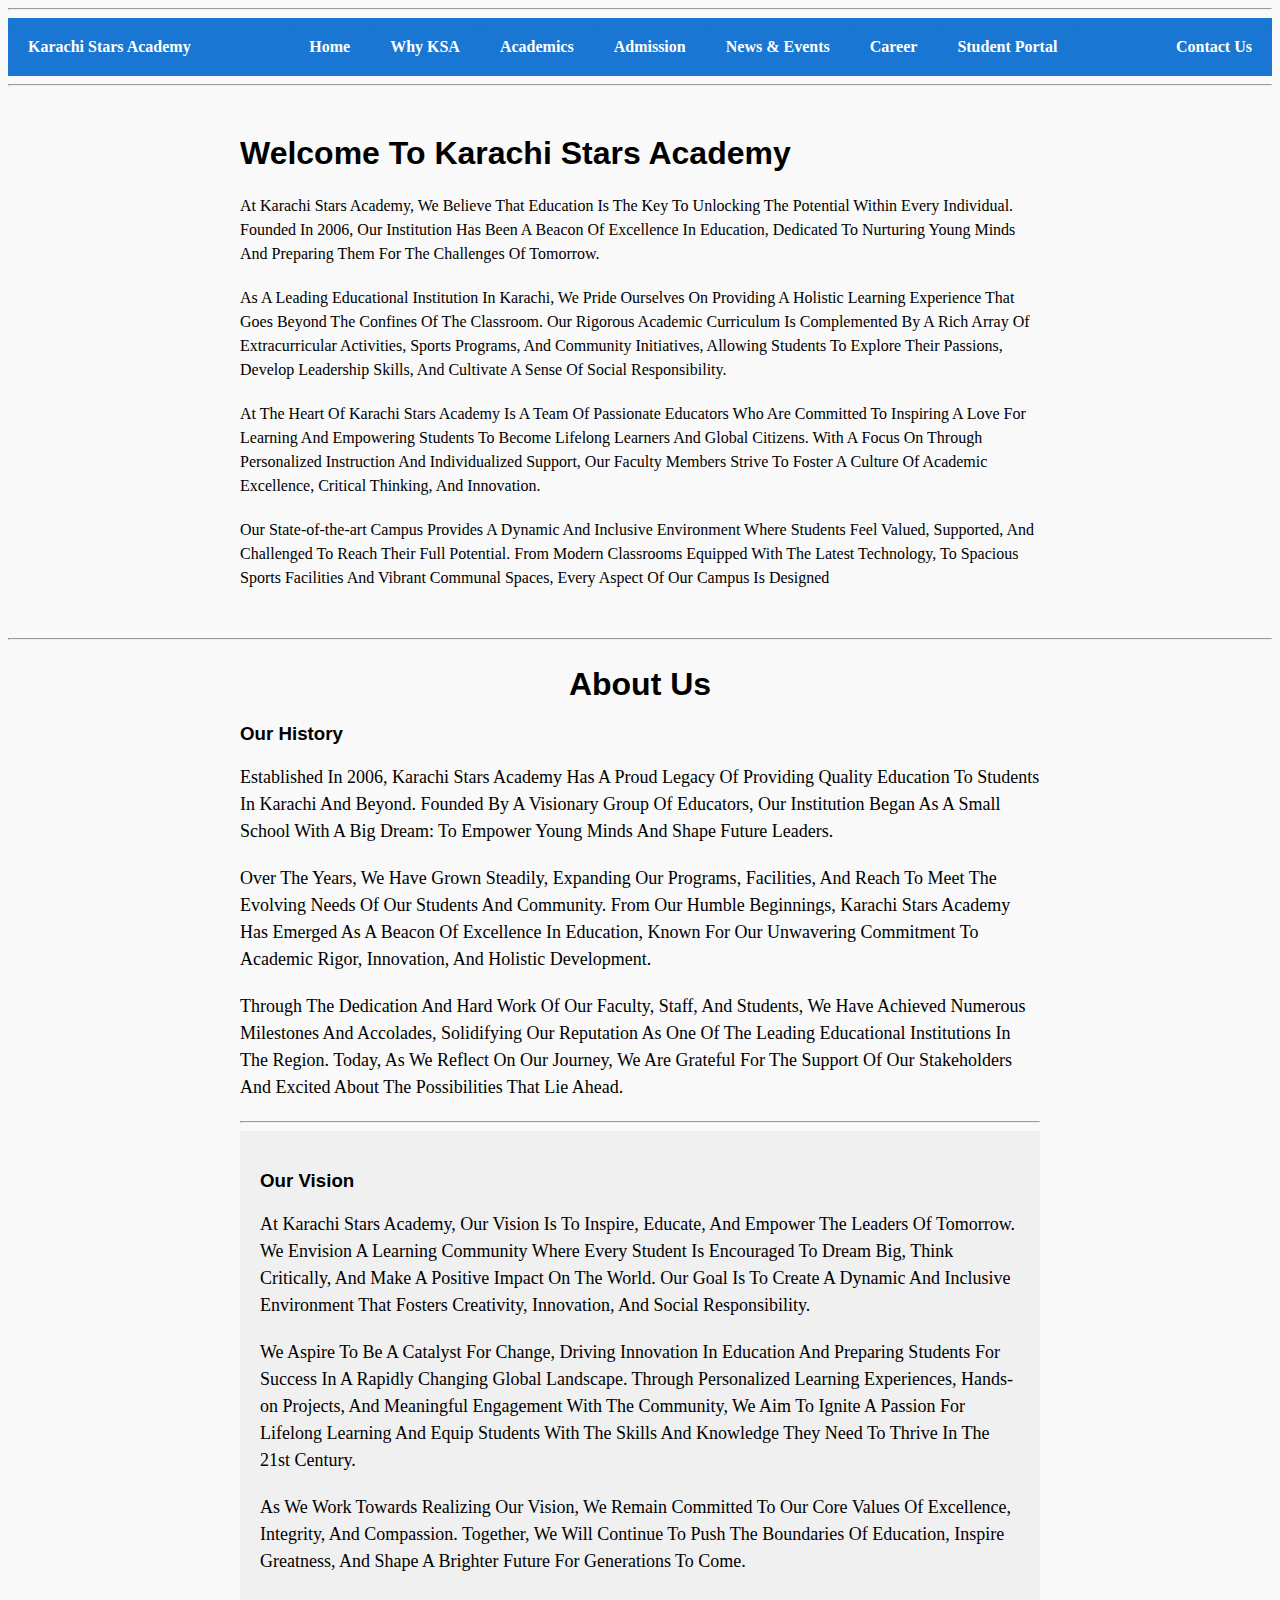
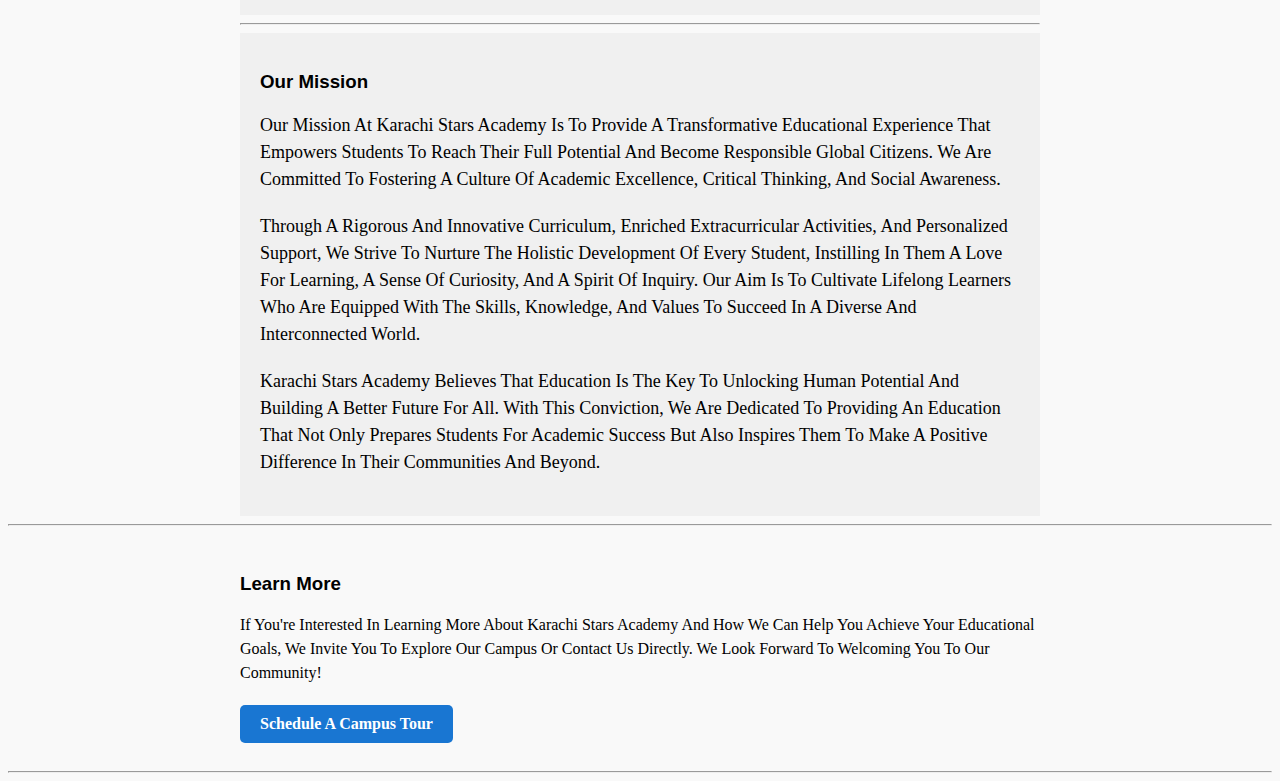
<file: Karachi Stars Academy/index.html>
<!-- <!DOCTYPE html>
<html lang="en">

<head>
  <meta charset="UTF-8">
  <meta name="viewport" content="width=device-width, initial-scale=1.0">
  <title>Karachi Stars Academy</title>
  <link rel="stylesheet" href="style.css">
  <link rel="stylesheet" media="screen" href="screen.css">
</head>

<body>
  <hr class="line1">
  <header class="navbar">
    <div class="container">
      <a href="index.html" class="brand">Karachi Stars Academy</a>
      <nav class="nav">
        <a href="index.html" class="nav-item">Home</a>
        <a href="#" class="nav-item">Why KSA</a>
        <a href="#" class="nav-item">Academics</a>
        <a href="#" class="nav-item">Admission</a>
        <a href="#" class="nav-item">News & Events</a>
        <a href="#" class="nav-item">Career</a>
        <a href="#" class="nav-item">Student Portal</a>
      </nav>
      <a href="#" class="contact-button">Contact Us</a>
    </div>

  </header>
  <hr>
  <section class="intro">
    <div class="container1">
      <h1>Welcome To Karachi Stars Academy
      </h1>
      <p>At Karachi Stars Academy, We Believe That Education Is The Key To Unlocking The Potential Within Every
        Individual. Founded In 2006, Our Institution Has Been A Beacon Of Excellence In Education, Dedicated To
        Nurturing Young Minds And Preparing Them For The Challenges Of Tomorrow.
      </p>
      <p>As A Leading Educational Institution In Karachi, We Pride Ourselves On Providing A Holistic Learning Experience
        That Goes Beyond The Confines Of The Classroom. Our Rigorous Academic Curriculum Is Complemented By A Rich Array
        Of Extracurricular Activities, Sports Programs, And Community Initiatives, Allowing Students To Explore Their
        Passions, Develop Leadership Skills, And Cultivate A Sense Of Social Responsibility.
      </p>
      <p>At The Heart Of Karachi Stars Academy Is A Team Of Passionate Educators Who Are Committed To Inspiring A Love
        For Learning And Empowering Students To Become Lifelong Learners And Global Citizens. With A Focus On Through
        Personalized Instruction And Individualized Support, Our Faculty Members Strive To Foster A Culture Of Academic
        Excellence, Critical Thinking, And Innovation.
      </p>
      <p>Our State-of-the-art Campus Provides A Dynamic And Inclusive Environment Where Students Feel Valued, Supported,
        And Challenged To Reach Their Full Potential. From Modern Classrooms Equipped With The Latest Technology, To
        Spacious Sports Facilities And Vibrant Communal Spaces, Every Aspect Of Our Campus Is Designed</p>

    </div>
  </section>
  <hr>

  <section class="about">
    <div class="container1">
      <h2>About Us</h2>
      <div class="history">
        <h3>Our History</h3>
        <p>Established In 2006, Karachi Stars Academy Has A Proud Legacy Of Providing Quality Education To Students In
          Karachi And Beyond. Founded By A Visionary Group Of Educators, Our Institution Began As A Small School With A
          Big Dream: To Empower Young Minds And Shape Future Leaders.</p>
        <p>Over The Years, We Have Grown Steadily, Expanding Our Programs, Facilities, And Reach To Meet The Evolving
          Needs Of Our Students And Community. From Our Humble Beginnings, Karachi Stars Academy Has Emerged As A Beacon
          Of Excellence In Education, Known For Our Unwavering Commitment To Academic Rigor, Innovation, And Holistic
          Development.
        </p>
        <p>Through The Dedication And Hard Work Of Our Faculty, Staff, And Students, We Have Achieved Numerous
          Milestones And Accolades, Solidifying Our Reputation As One Of The Leading Educational Institutions In The
          Region. Today, As We Reflect On Our Journey, We Are Grateful For The Support Of Our Stakeholders And Excited
          About The Possibilities That Lie Ahead.</p>
      </div>
      <hr>
      <div class="vision">
        <h3>Our Vision</h3>
        <p>At Karachi Stars Academy, Our Vision Is To Inspire, Educate, And Empower The Leaders Of Tomorrow. We Envision
          A Learning Community Where Every Student Is Encouraged To Dream Big, Think Critically, And Make A Positive
          Impact On The World. Our Goal Is To Create A Dynamic And Inclusive Environment That Fosters Creativity,
          Innovation, And Social Responsibility.
        </p>
        <p>We Aspire To Be A Catalyst For Change, Driving Innovation In Education And Preparing Students For Success In
          A Rapidly Changing Global Landscape. Through Personalized Learning Experiences, Hands-on Projects, And
          Meaningful Engagement With The Community, We Aim To Ignite A Passion For Lifelong Learning And Equip Students
          With The Skills And Knowledge They Need To Thrive In The 21st Century.
        </p>
        <p>As We Work Towards Realizing Our Vision, We Remain Committed To Our Core Values Of Excellence, Integrity, And
          Compassion. Together, We Will Continue To Push The Boundaries Of Education, Inspire Greatness, And Shape A
          Brighter Future For Generations To Come.
        </p>
      </div>
      <hr>
      <div class="mission">
        <h3>Our Mission</h3>
        <p>Our Mission At Karachi Stars Academy Is To Provide A Transformative Educational Experience That Empowers
          Students To Reach Their Full Potential And Become Responsible Global Citizens. We Are Committed To Fostering A
          Culture Of Academic Excellence, Critical Thinking, And Social Awareness.
        </p>
        <p>Through A Rigorous And Innovative Curriculum, Enriched Extracurricular Activities, And Personalized Support,
          We Strive To Nurture The Holistic Development Of Every Student, Instilling In Them A Love For Learning, A
          Sense Of Curiosity, And A Spirit Of Inquiry. Our Aim Is To Cultivate Lifelong Learners Who Are Equipped With
          The Skills, Knowledge, And Values To Succeed In A Diverse And Interconnected World.
        </p>
        <p>Karachi Stars Academy Believes That Education Is The Key To Unlocking Human Potential And Building A Better
          Future For All. With This Conviction, We Are Dedicated To Providing An Education That Not Only Prepares
          Students For Academic Success But Also Inspires Them To Make A Positive Difference In Their Communities And
          Beyond.
        </p>
      </div>
  </section>
  <hr>
  <section class="ending">
    <div class="container1">
      <h3>Learn More</h3>
      <p>If You're Interested In Learning More About Karachi Stars Academy And How We Can Help You Achieve Your
        Educational Goals, We Invite You To Explore Our Campus Or Contact Us Directly. We Look Forward To Welcoming You
        To Our Community!
      </p>
      <a href="tour.html" class="btn">Schedule A campus Tour </a>
    </div>
  </section>
  <hr>




</body>

</html>

</body>

</html> -->
<!DOCTYPE html>
<html lang="en">

<head>
  <meta charset="UTF-8">
  <meta name="viewport" content="width=device-width, initial-scale=1.0">
  <title>Karachi Stars Academy</title>
  <link rel="stylesheet" href="style.css">
  <link rel="stylesheet" media="screen" href="screen.css">
</head>

<body>
  <hr class="line1">
  <header class="navbar">
    <div class="container">
      <a href="index.html" class="brand">Karachi Stars Academy</a>
      <nav class="nav">
        <a href="index.html" class="nav-item">Home</a>
        <a href="#" class="nav-item">Why KSA</a>
        <a href="#" class="nav-item">Academics</a>
        <a href="#" class="nav-item">Admission</a>
        <a href="#" class="nav-item">News & Events</a>
        <a href="#" class="nav-item">Career</a>
        <a href="#" class="nav-item">Student Portal</a>
      </nav>
      <a href="#" class="contact-button">Contact Us</a>
    </div>
  </header>
  <hr>
  <section class="intro">
    <div class="container1">
      <h1>Welcome To Karachi Stars Academy</h1>
      <p>At Karachi Stars Academy, We Believe That Education Is The Key To Unlocking The Potential Within Every Individual. Founded In 2006, Our Institution Has Been A Beacon Of Excellence In Education, Dedicated To Nurturing Young Minds And Preparing Them For The Challenges Of Tomorrow.</p>
      <p>As A Leading Educational Institution In Karachi, We Pride Ourselves On Providing A Holistic Learning Experience That Goes Beyond The Confines Of The Classroom. Our Rigorous Academic Curriculum Is Complemented By A Rich Array Of Extracurricular Activities, Sports Programs, And Community Initiatives, Allowing Students To Explore Their Passions, Develop Leadership Skills, And Cultivate A Sense Of Social Responsibility.</p>
      <p>At The Heart Of Karachi Stars Academy Is A Team Of Passionate Educators Who Are Committed To Inspiring A Love For Learning And Empowering Students To Become Lifelong Learners And Global Citizens. With A Focus On Through Personalized Instruction And Individualized Support, Our Faculty Members Strive To Foster A Culture Of Academic Excellence, Critical Thinking, And Innovation.</p>
      <p>Our State-of-the-art Campus Provides A Dynamic And Inclusive Environment Where Students Feel Valued, Supported, And Challenged To Reach Their Full Potential. From Modern Classrooms Equipped With The Latest Technology, To Spacious Sports Facilities And Vibrant Communal Spaces, Every Aspect Of Our Campus Is Designed</p>
    </div>
  </section>
  <hr>

  <section class="about">
    <div class="container1">
      <h2>About Us</h2>
      <div class="history">
        <h3>Our History</h3>
        <p>Established In 2006, Karachi Stars Academy Has A Proud Legacy Of Providing Quality Education To Students In Karachi And Beyond. Founded By A Visionary Group Of Educators, Our Institution Began As A Small School With A Big Dream: To Empower Young Minds And Shape Future Leaders.</p>
        <p>Over The Years, We Have Grown Steadily, Expanding Our Programs, Facilities, And Reach To Meet The Evolving Needs Of Our Students And Community. From Our Humble Beginnings, Karachi Stars Academy Has Emerged As A Beacon Of Excellence In Education, Known For Our Unwavering Commitment To Academic Rigor, Innovation, And Holistic Development.</p>
        <p>Through The Dedication And Hard Work Of Our Faculty, Staff, And Students, We Have Achieved Numerous Milestones And Accolades, Solidifying Our Reputation As One Of The Leading Educational Institutions In The Region. Today, As We Reflect On Our Journey, We Are Grateful For The Support Of Our Stakeholders And Excited About The Possibilities That Lie Ahead.</p>
      </div>
      <hr>
      <div class="vision">
        <h3>Our Vision</h3>
        <p>At Karachi Stars Academy, Our Vision Is To Inspire, Educate, And Empower The Leaders Of Tomorrow. We Envision A Learning Community Where Every Student Is Encouraged To Dream Big, Think Critically, And Make A Positive Impact On The World. Our Goal Is To Create A Dynamic And Inclusive Environment That Fosters Creativity, Innovation, And Social Responsibility.</p>
        <p>We Aspire To Be A Catalyst For Change, Driving Innovation In Education And Preparing Students For Success In A Rapidly Changing Global Landscape. Through Personalized Learning Experiences, Hands-on Projects, And Meaningful Engagement With The Community, We Aim To Ignite A Passion For Lifelong Learning And Equip Students With The Skills And Knowledge They Need To Thrive In The 21st Century.</p>
        <p>As We Work Towards Realizing Our Vision, We Remain Committed To Our Core Values Of Excellence, Integrity, And Compassion. Together, We Will Continue To Push The Boundaries Of Education, Inspire Greatness, And Shape A Brighter Future For Generations To Come.</p>
      </div>
      <hr>
      <div class="mission">
        <h3>Our Mission</h3>
        <p>Our Mission At Karachi Stars Academy Is To Provide A Transformative Educational Experience That Empowers Students To Reach Their Full Potential And Become Responsible Global Citizens. We Are Committed To Fostering A Culture Of Academic Excellence, Critical Thinking, And Social Awareness.</p>
        <p>Through A Rigorous And Innovative Curriculum, Enriched Extracurricular Activities, And Personalized Support, We Strive To Nurture The Holistic Development Of Every Student, Instilling In Them A Love For Learning, A Sense Of Curiosity, And A Spirit Of Inquiry. Our Aim Is To Cultivate Lifelong Learners Who Are Equipped With The Skills, Knowledge, And Values To Succeed In A Diverse And Interconnected World.</p>
        <p>Karachi Stars Academy Believes That Education Is The Key To Unlocking Human Potential And Building A Better Future For All. With This Conviction, We Are Dedicated To Providing An Education That Not Only Prepares Students For Academic Success But Also Inspires Them To Make A Positive Difference In Their Communities And Beyond.</p>
      </div>
  </section>
  <hr>
  <section class="ending">
    <div class="container1">
      <h3>Learn More</h3>
      <p>If You're Interested In Learning More About Karachi Stars Academy And How We Can Help You Achieve Your Educational Goals, We Invite You To Explore Our Campus Or Contact Us Directly. We Look Forward To Welcoming You To Our Community!</p>
      <a href="tour.html" class="btn">Schedule A Campus Tour</a>
    </div>
  </section>
  <hr>
</body>

</html>
</file>
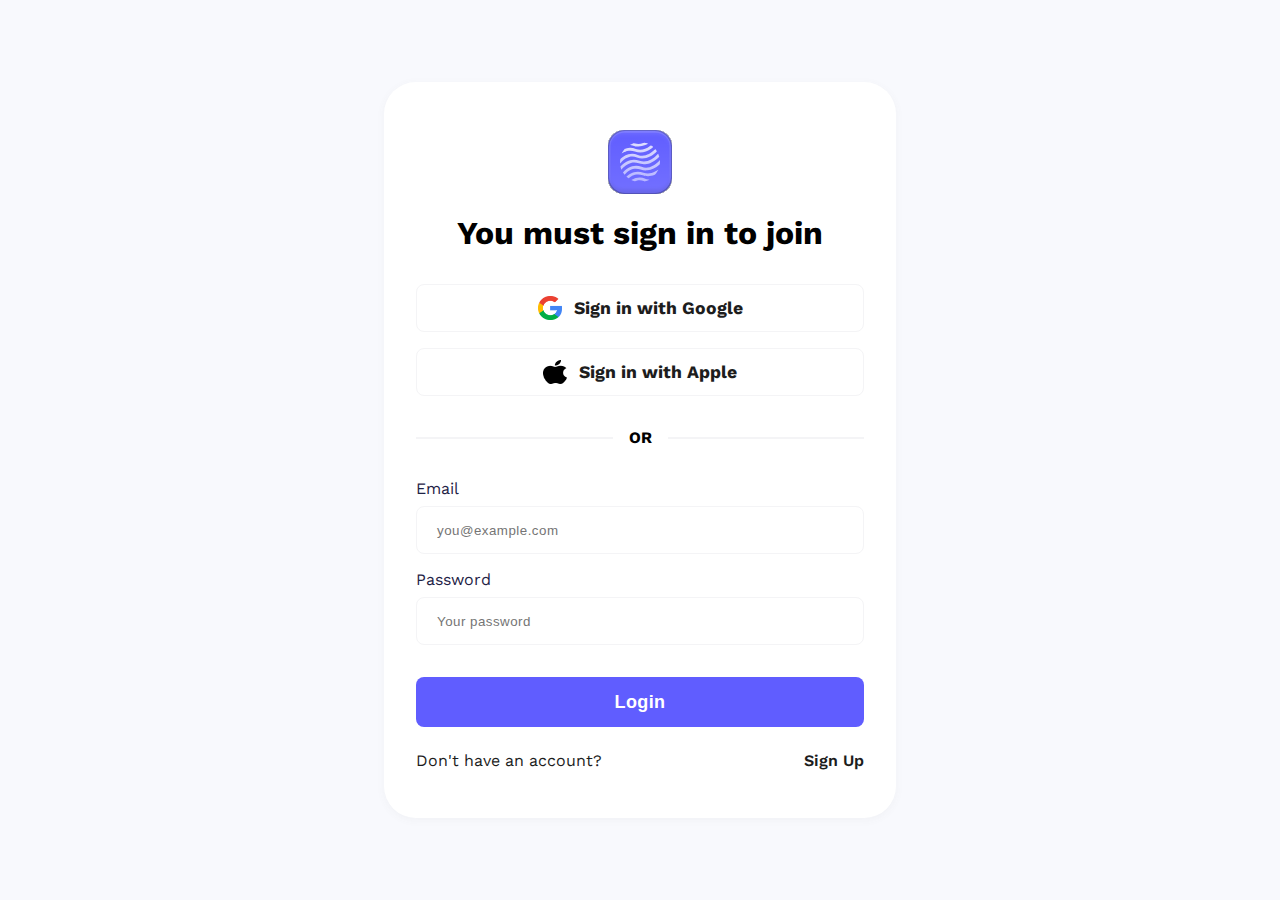
<file: Login Form/index.html>
<!DOCTYPE html>
<html lang="en">

<head>
    <meta charset="UTF-8">
    <meta name="viewport" content="width=device-width, initial-scale=1">
    <title>Login Example</title>
    <link rel="preconnect" href="https://fonts.googleapis.com">
    <link rel="preconnect" href="https://fonts.gstatic.com" crossorigin>
    <link href="https://fonts.googleapis.com/css2?family=Work+Sans&display=swap" rel="stylesheet">
    <link rel="stylesheet" href="style.css">
</head>

<body>
    <form class="my-form">
        <div class="login-welcome-row">
            <a href="#" title="Logo">
                <img src="assets/logo.svg" alt="Logo" class="logo">
            </a>
            <h1>You must sign in to join</h1>
        </div>
        <div class="socials-row">
            <a href="#" title="Use Google">
                <img src="assets/google.png" alt="Google">
                Sign in with Google
            </a>
            <a href="#" title="Use Apple">
                <img src="assets/apple.png" alt="Apple">
                Sign in with Apple
            </a>
        </div>
        <div class="lines">
            <div class="line"></div>
            OR
            <div class="line"></div>
        </div>
        <div class="text-field">
            <label for="email">Email</label>
            <input 
                type="email" id="email" name="email" 
                autocomplete="off" placeholder="you@example.com"
                required>
            <div class="error-message">Email in incorrect format</div>
        </div>
        <div class="text-field">
            <label for="password">Password</label>
            <input 
                id="password" type="password" 
                name="password" placeholder="Your password"
                title="Minimum 6 characters at least 1 Alphabet and 1 Number"
                pattern="^(?=.*[A-Za-z])(?=.*\d)[A-Za-z\d]{6,}$" required
            >
            <div class="error-message">Minimum 6 characters at
                least 1 Alphabet and 1 Number</div>
        </div>
        <button type="submit" class="my-form__button">
            Login
        </button>
        <div class="my-form__actions">
            <div class="my-form__row">
                <span>Don't have an account?</span>
                <a href="#" title="Create Account">
                    Sign Up
                </a>
            </div>
        </div>
    </form>

    <script src="script.js"></script>
</body>

</html>
</file>
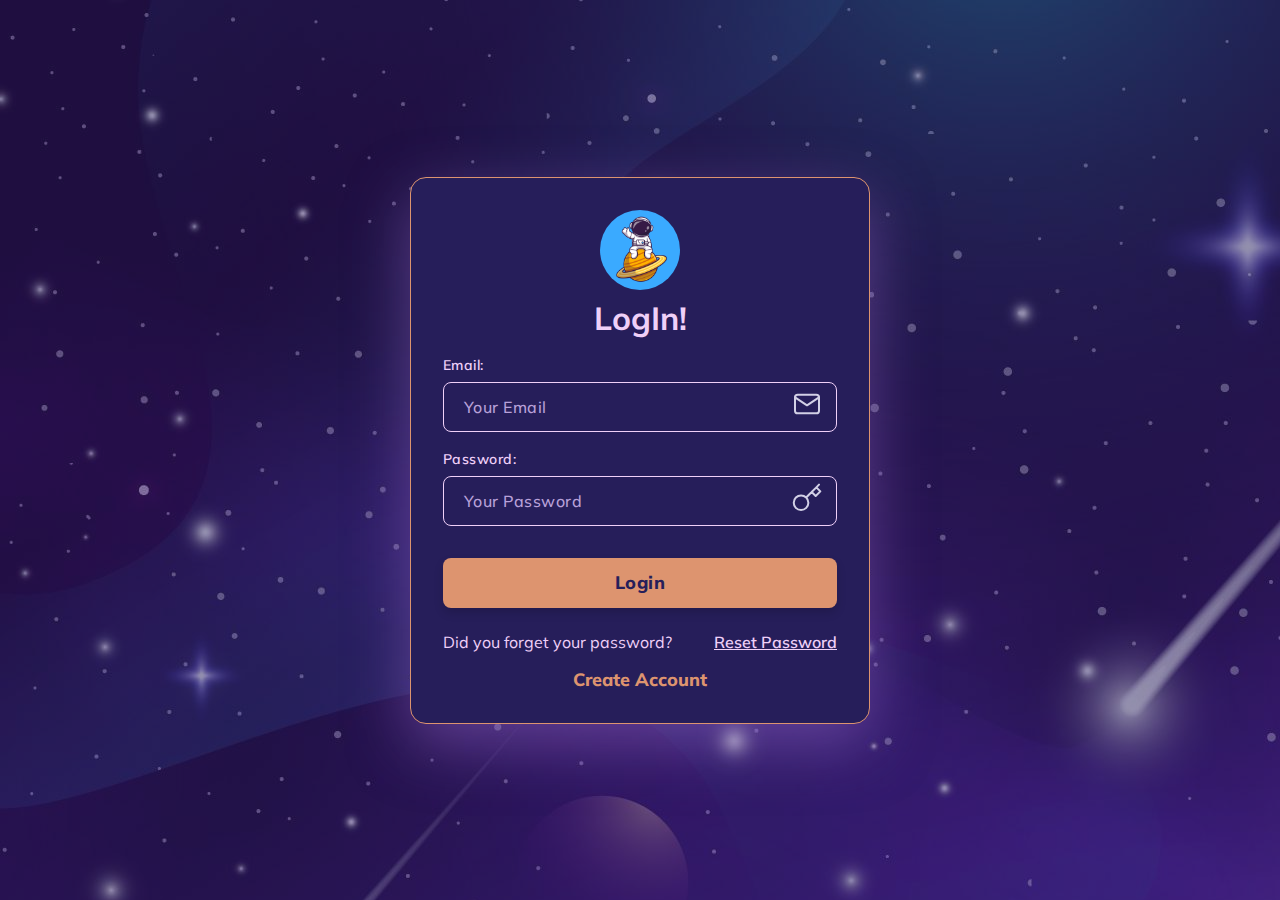
<file: login/index.html>
<!DOCTYPE html>
<html lang="en">
    <head>
        <meta charset="UTF-8">
        <title>Login 01</title>
        <meta name="viewport" content="width=device-width, initial-scale=1.0">
        <link rel="preconnect" href="https://fonts.googleapis.com">
        <link rel="preconnect" href="https://fonts.gstatic.com" crossorigin>
        <link
            href="https://fonts.googleapis.com/css2?family=Mulish&display=swap"
            rel="stylesheet"
        >
        <link rel="stylesheet" href="style.css">
    </head>
    <body>
        <div class="background"></div>
        <div class="centering">
            <form class="my-form">
                <div class="login-welcome-row">
                    <img
                        class="login-welcome"
                        src="./assets/astronaut.jpg"
                        alt="Astronaut"
                    >
                    <!-- optimize the image in production -->
                    <h1>LogIn!</h1>
                </div>
                <div class="text-field">
                    <label for="email">Email:</label>
                    <input
                        aria-label="Email"
                        type="email"
                        id="email"
                        name="email"
                        placeholder="Your Email"
                        required
                    >
                    <img
                        alt="Email Icon"
                        title="Email Icon"
                        src="assets/email.svg"
                    >
                </div>
                <div class="text-field">
                    <label for="password">Password:</label>
                    <input
                        id="password"
                        type="password"
                        aria-label="Password"
                        name="password"
                        placeholder="Your Password"
                        title="Minimum 6 characters at least 1 Alphabet and 1 Number"
                        pattern="^(?=.*[A-Za-z])(?=.*\d)[A-Za-z\d]{6,}$"
                        required
                    >
                    <img
                        alt="Password Icon"
                        title="Password Icon"
                        src="assets/password.svg"
                    >
                </div>
                <input type="submit" class="my-form__button" value="Login" >
                <div class="my-form__actions">
                    <div class="my-form__row">
                        <span>Did you forget your password?</span>
                        <a href="#" title="Reset Password">Reset Password</a>
                    </div>
                    <div class="my-form__signup">
                        <a href="#" title="Create Account">Create Account</a>
                    </div>
                </div>
            </form>
        </div>
        <script src="script.js"></script>
    </body>
</html>
</file>
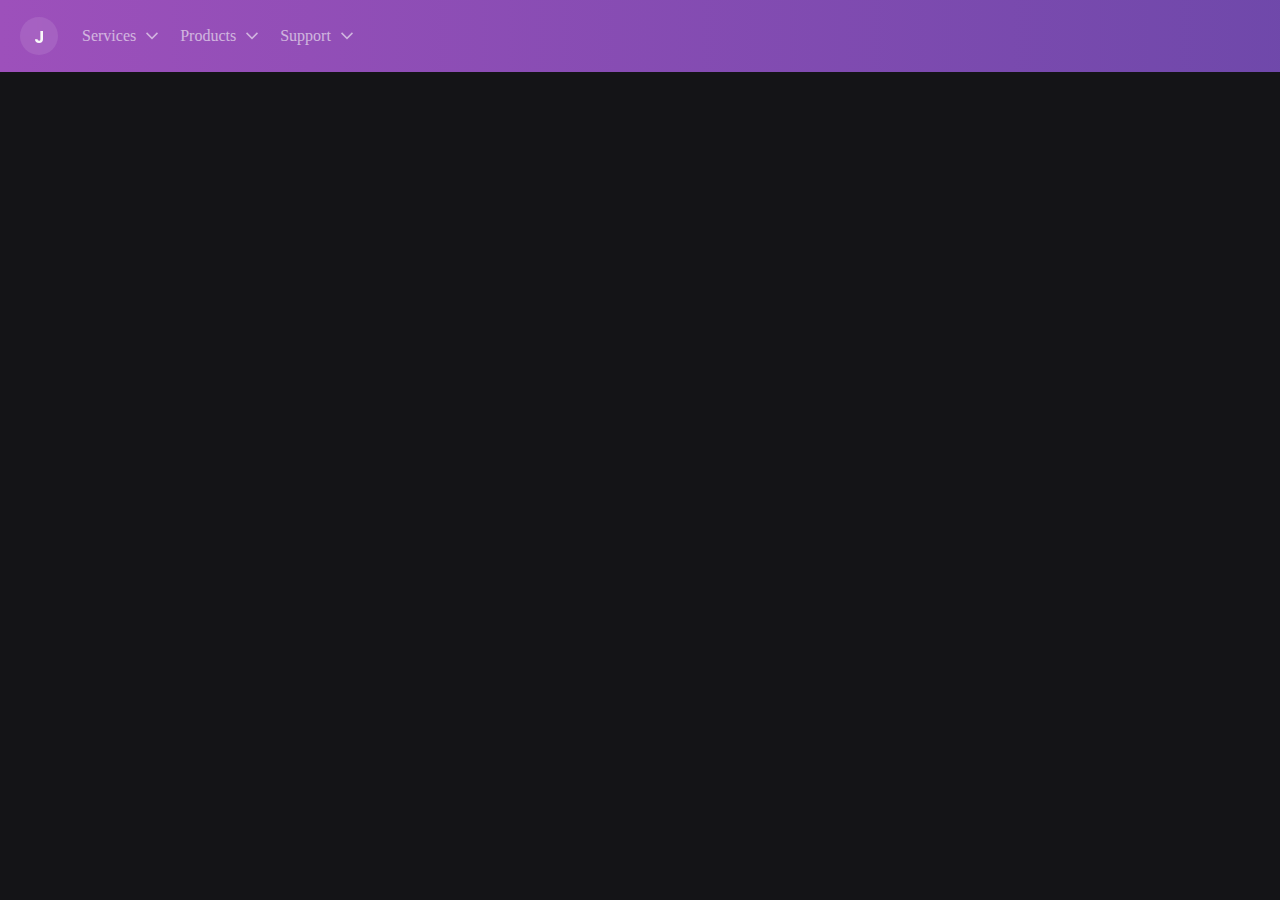
<file: Nav Bars/index.html>
<!DOCTYPE html>
<html lang="en">
  <head>
    <meta charset="UTF-8" />
    <meta http-equiv="X-UA-Compatible" content="IE=edge" />
    <meta name="viewport" content="width=device-width, initial-scale=1.0" />
    <title>Navbar 1</title>
    <link rel="preconnect" href="https://fonts.googleapis.com" />
    <link rel="preconnect" href="https://fonts.gstatic.com" crossorigin />
    <link
      href="https://fonts.googleapis.com/css2?family=Poppins:wght@300;400;500&display=swap"
      rel="stylesheet"
    />
    <link
      href="https://fonts.googleapis.com/css2?family=Material+Symbols+Outlined"
      rel="stylesheet"
    />
    <link href="./styles.css" rel="stylesheet" />
  </head>
  <body>
    <nav class="navbar">
      <button aria-label="menu"
        onclick="document.body.classList.toggle('open')"
        class="burger"
      ></button>
      <h1>J</h1>
      <div class="dropdowns">
        <div class="dropdown">
          <button>
            Services
            <img aria-label="chevron" src="chevron.svg" />
          </button>
          <div class="dropdown-menu">
            <button>UX/UI Design</button>
            <button>Web Applications</button>
            <button>SEO Advice</button>
          </div>
        </div>
        <div class="dropdown">
          <button>
            Products
            <img aria-label="chevron" src="chevron.svg" />
          </button>
          <div class="dropdown-menu">
            <button>Learn CSS Ebook</button>
            <button>Security Course</button>
            <button>Masterclass Bundle</button>
          </div>
        </div>
        <div class="dropdown">
          <button>
            Support
            <img  aria-label="chevron" src="chevron.svg" />
          </button>
          <div class="dropdown-menu">
            <button>Live Chat</button>
            <button>Send Email</button>
            <button>Request Help</button>
          </div>
        </div>
      </div>
    </nav>
  </body>
</html>
</file>
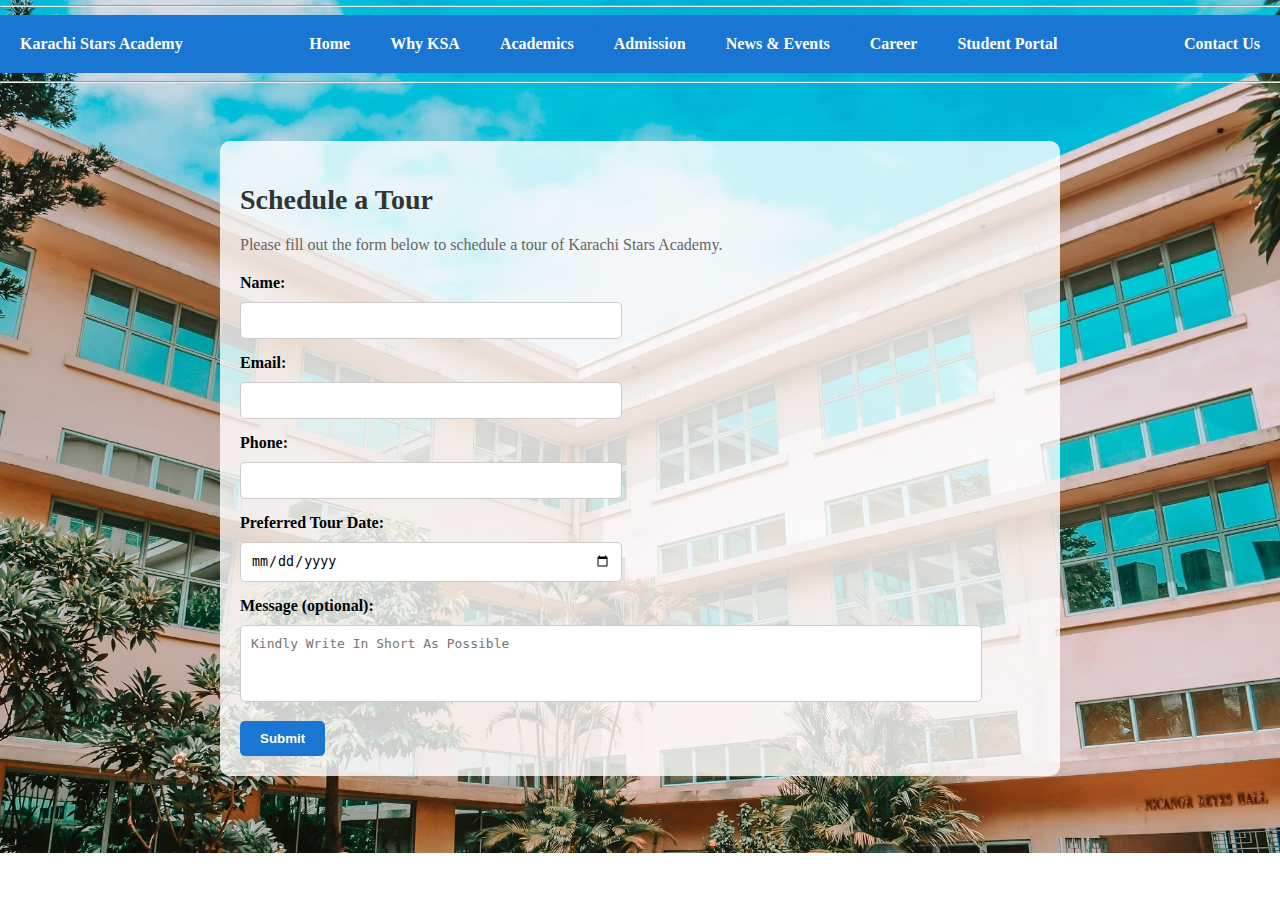
<file: Karachi Stars Academy/tour.html>
<!DOCTYPE html>
<html lang="en">
<head>
    <meta charset="UTF-8">
    <meta name="viewport" content="width=device-width, initial-scale=1.0">
    <title>Schedule A Campus tour</title>
    <link rel="stylesheet" href="tour.css">
    <link rel="stylesheet" media="screen" href="screen.css">
</head>
<hr class="line1">
  <header class="navbar">
    <div class="container">
      <a href="index.html" class="brand">Karachi Stars Academy</a>
      <nav class="nav">
        <a href="index.html" class="nav-item">Home</a>
        <a href="whyksa.html" class="nav-item">Why KSA</a>
        <a href="#" class="nav-item">Academics</a>
        <a href="admission.html" class="nav-item">Admission</a>
        <a href="#" class="nav-item">News & Events</a>
        <a href="career.html" class="nav-item">Career</a>
        <a href="#" class="nav-item">Student Portal</a>
      </nav>
      <a href="contact.html" class="contact-button">Contact Us</a>
    </div>

  </header>
  <hr>
  <section class="schedule-tour-form">
    <div class="container1">
      <h2>Schedule a Tour</h2>
      <p>Please fill out the form below to schedule a tour of Karachi Stars Academy.</p>
      <form action="submit-tour-form.php" method="post">
        <label for="name">Name:</label>
        <input type="text" id="name" name="name" required>

        <label for="email">Email:</label>
        <input type="email" id="email" name="email" required>

        <label for="phone">Phone:</label>
        <input type="tel" id="phone" name="phone" required>

        <label for="date">Preferred Tour Date:</label>
        <input type="date" id="date" name="date" required>

        <label for="message" >Message (optional):</label>
        <textarea id="message" placeholder="Kindly Write In Short As Possible"  name="message"></textarea>

        <button type="submit" class="btn">Submit</button>
      </form>
    </div>
  </section>
</body>
</html>

</body>
</html>
</file>
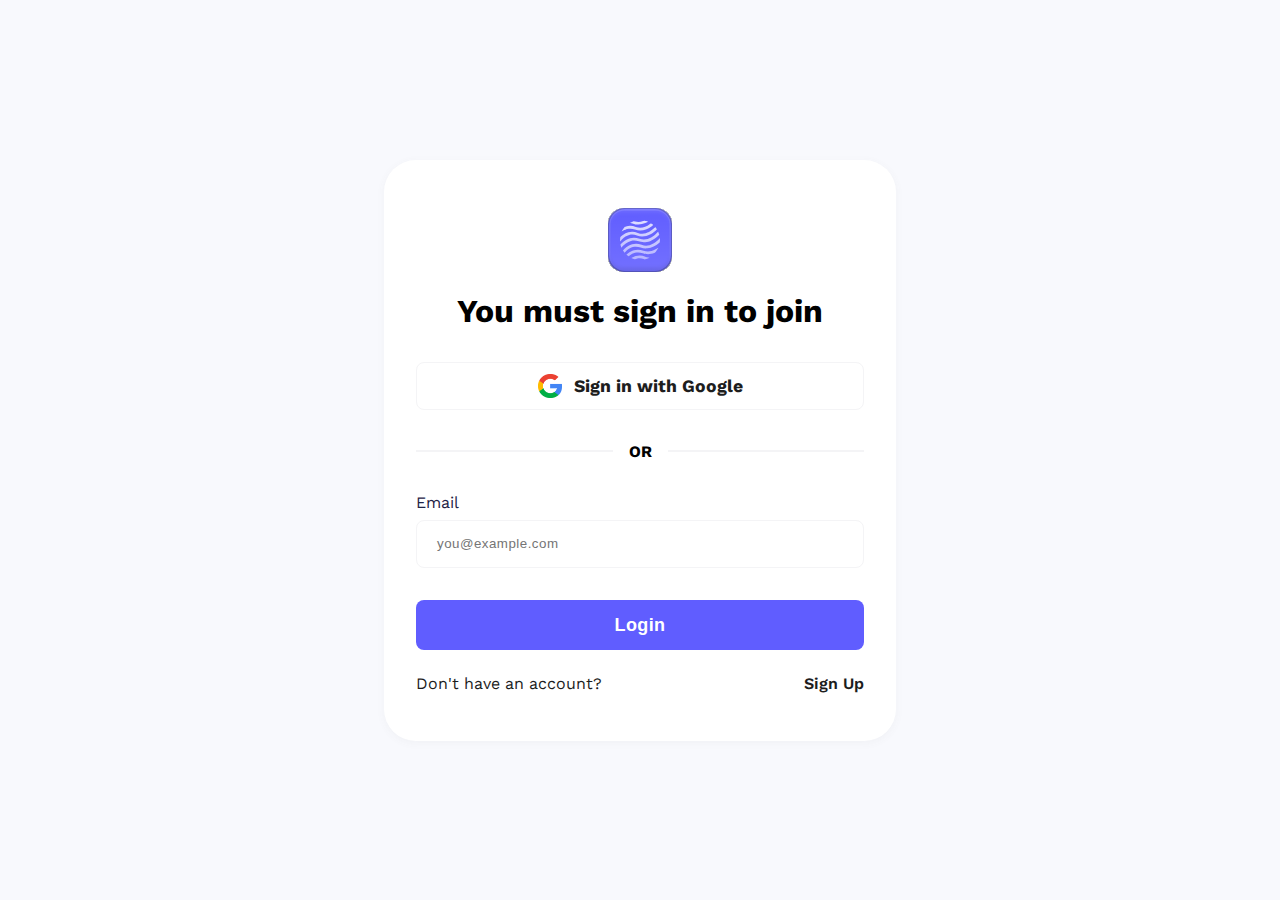
<file: Login Form/index_socials.html>
<!DOCTYPE html>
<html lang="en">

<head>
    <meta charset="UTF-8">
    <meta name="viewport" content="width=device-width, initial-scale=1">
    <title>Login Example</title>
    <link rel="preconnect" href="https://fonts.googleapis.com">
    <link rel="preconnect" href="https://fonts.gstatic.com" crossorigin>
    <link href="https://fonts.googleapis.com/css2?family=Work+Sans&display=swap" rel="stylesheet">
    <link rel="stylesheet" href="style.css">
</head>

<body>
    <form class="my-form">
        <div class="login-welcome-row">
            <a href="#" title="Logo">
                <img src="assets/logo.svg" alt="Logo" class="logo">
            </a>
            <h1>You must sign in to join</h1>
        </div>
        <div class="socials-row">
            <a href="#" title="Use Google">
                <img src="assets/google.png" alt="Google">
                Sign in with Google
            </a>
            <!-- more socials -->
        </div>
        <div class="lines">
            <div class="line"></div>
            OR
            <div class="line"></div>
        </div>
        <div class="text-field">
            <label for="email">Email</label>
            <input 
                type="email" id="email" name="email" 
                autocomplete="off" placeholder="you@example.com"
                required>
            <div class="error-message">Email in incorrect format</div>
        </div>
        <!-- text fields -->
        <button type="submit" class="my-form__button">
            Login
        </button>
        <div class="my-form__actions">
            <div class="my-form__row">
                <span>Don't have an account?</span>
                <a href="#" title="Create Account">
                    Sign Up
                </a>
            </div>
        </div>
    </form>

    <script src="script.js"></script>
</body>

</html>
</file>
<file: Karachi Stars Academy/style.css>
/* 

body {
    background-color: #f9f9f9;
  }
  
  .navbar {
    background-color: #1976D2;
    color: #fff;
    padding: 10px 0;
  } 
  
  .container {
    display: flex;
    justify-content: space-between;
    align-items: center;
  }
  
  .brand {
    display: inline-block;
    padding: 10px 20px;
    background-color: #1976D2; 
    color: #fff;
    text-decoration: none;
    border-radius: 5px;
    font-weight: bold;
  }
  
  .nav {
    display: flex;
  }
  
  .nav-item {
    display: inline-block;
    padding: 10px 20px;
    background-color: #1976D2; 
    color: #fff;
    text-decoration: none;
    border-radius: 5px;
    font-weight: bold
  }
  
  .contact-button {
    display: inline-block;
    padding: 10px 20px;
    background-color: #1976D2; 
    color: #fff;
    text-decoration: none;
    border-radius: 5px;
    font-weight: bold;
  }
  
  .contact-button:hover {
    background-color: white; 
    color: black;
  }
  .nav-item:hover {
    color: black;
    background-color: #fff;
  }
  .brand:hover {
    color: black; 
    background-color: white;
  }
  .line1{
    margin-top: 5px;
  }

  body {
    margin: 0;
    padding: 0;
  }
  
    
  .container1 {
    max-width: 800px;
    margin: 0 auto;
    padding: 20px;
  }
  

  
  p {
    font-size: 16px;
    line-height: 1.5;
    color: black;
    margin-bottom: 20px;
  }
  
  .btn {
    display: inline-block;
    padding: 10px 20px;
    background-color: #1976D2;
    color: #fff;
    text-decoration: none;
    border-radius: 5px;
    font-weight: bold;
    width:auto;
  }
  
  .btn:hover {
    background-color: #1565C0;
  }

  .about {
    background-color: #f9f9f9;
  }
  
  .about .container1 {
    max-width: 800px;
    margin: 0 auto;
    padding: 0 20px;
  }
  h1, h2, h3 {
    font-family: 'Roboto', sans-serif;
   
  }

  .about h2 {
    text-align: center;
    font-size: 28px;
   
  } 
   .about h3 {
    font-size: 24px;
    font-weight: bold;
    color: #333;
    margin-bottom: 20px;
  }
  
  .about p {
    font-size: 16px;
    line-height: 1.5;
    margin-bottom: 20px;
      font-family: 'Open Sans', sans-serif;
  }
  .btn:hover
  {
    background-color:black;
    color: white;

  } */

  body {
    background-color: #f9f9f9;
  }
  
  .navbar {
    background-color: #1976D2;
    color: #fff;
    padding: 10px 0;
  }
  
  .container {
    display: flex;
    justify-content: space-between;
    align-items: center;
  }
  
  .brand {
    display: inline-block;
    padding: 10px 20px;
    background-color: #1976D2;
    color: #fff;
    text-decoration: none;
    border-radius: 5px;
    font-weight: bold;
  }
  
  .nav {
    display: flex;
  }
  
  .nav-item {
    display: inline-block;
    padding: 10px 20px;
    background-color: #1976D2;
    color: #fff;
    text-decoration: none;
    border-radius: 5px;
    font-weight: bold;
  }
  
  .contact-button {
    display: inline-block;
    padding: 10px 20px;
    background-color: #1976D2;
    color: #fff;
    text-decoration: none;
    border-radius: 5px;
    font-weight: bold;
  }
  
  .contact-button:hover {
    background-color: white;
    color: black;
  }
  
  .nav-item:hover {
    color: black;
    background-color: #fff;
  }
  
  .brand:hover {
    color: black;
    background-color: white;
  }
  
  .line1 {
    margin-top: 5px;
  }
  
  .container1 {
    max-width: 800px;
    margin: 0 auto;
    padding: 20px;
  }
  
  p {
    font-size: 16px;
    line-height: 1.5;
    color: black;
    margin-bottom: 20px;
  }
  
  .btn {
    display: inline-block;
    padding: 10px 20px;
    background-color: #1976D2;
    color: #fff;
    text-decoration: none;
    border-radius: 5px;
    font-weight: bold;
    width: auto;
  }
  
  .btn:hover {
    background-color: #1565C0;
  }
  
  .about {
    background-color: #f9f9f9;
  }
  
  .about .container1 {
    max-width: 800px;
    margin: 0 auto;
    padding: 0 20px;
  }
  
  h1, h2, h3 {
    font-family: 'Roboto', sans-serif;
  }
  
  .about h2 {
    text-align: center;
    font-size: 32px;
    margin-bottom: 20px;
  }
  
  .history p, .vision p, .mission p {
    font-size: 18px;
  }
  
  .vision, .mission {
    background-color: #f0f0f0;
    padding: 20px;
  }
</file>
<file: Karachi Stars Academy/screen.css>
/* @media screen and (max-width: 1030px) {
  /* Adjust navbar and container for smaller screens */
  /* .navbar .container { 
    flex-direction: column;
    align-items: center;
  }
  
  .nav {
    margin-top: 20px;
  }

  .container {
    padding: 10px;
  }

  /* Adjust button styles for smaller screens */
  /* .btn { 
    display: block;
    width: auto;
    margin-bottom: 10px;
  }
} */
@media only screen and (max-width: 768px) {
  .navbar {
    flex-direction: column;
  }

  .nav {
    flex-direction: column;
    text-align: center;
  }

  .nav-item {
    margin: 10px 0;
  }

  .container1 {
    padding: 10px;
  }
}
</file>
<file: Login Form/style.css>
:root {
    --primary: #605DFF;
    --primary-dark: #4a00e0;
    --secondary: #1D1D1D;
    --text: #1F2346;
    --white: #FFFFFF;
    --bg: #F8F9FD;
    --border: #F4F4F6;
}

* {
    margin: 0;
    padding: 0;
    box-sizing: border-box;
}

*::selection {
    background: var(--primary);
    color: white;
}

body {
    font-size: 16px;
    font-family: 'Work Sans', 
    sans-serif;
    height: 100vh;
    padding: 1rem;
    display: flex;
    height: 100vh;
    justify-content: center;
    align-items: center;
    background: var(--bg);
}

.socials-row {
    display: flex;
    gap: 1rem;
    flex-wrap: wrap;
}

.socials-row img {
    width: 1.5rem;
    height: 1.5rem;
}

.socials-row>a {
    padding: 0.5rem;
    border-radius: 0.5rem;
    width: 100%;
    min-height: 3rem;
    display: flex;
    gap: 0.75rem;
    justify-content: center;
    align-items: center;
    text-decoration: none;
    font-size: 1.1rem;
    color: var(--secondary);
    padding: 0.5rem;
    border: 1px solid var(
        --border);
    background: var(
        --white
    );
    transition: all .3s ease;
    font-weight: 700;
}

.socials-row>a:hover {
    border: 1px solid var(
        --primary);
}

.login-welcome-row {
    margin-bottom: 1rem;
    display: flex;
    flex-direction: column;
    gap: 1rem;
    text-align: center;
}

.welcome-message {
    max-width: 24rem;
}

.logo {
    height: 4rem;
    margin: 0 auto;
}

.logo {
    color: var(--primary);
}

.lines {
    margin-top: 1rem;
    margin-bottom: 1rem;
    display: flex;
    gap: 1rem;
    font-weight: bold;
    align-items: center;
}

.line {
    height: 2px;
    flex: 1;
    background: var(--border);
}

.text-field {
    display: flex;
    flex-direction: column;
    gap: 0.5rem;
}

.text-field input {
    color: var(--secondary);
    max-width: 100%;
    width: 100%;
    border: 1px solid var(
        --border);
    min-height: 3rem;
    letter-spacing: .03rem;
    outline: none;
    background: var(--input-bg);
    transition: .25s;
    border-radius: 0.5rem;
    text-indent: 1.25rem;
}

.text-field label {
    color: var(--text);
}

.text-field input:user-invalid {
    background: var(--white);
    color: var(--error);
    border: 1px solid var(--error);
}

.error-message {
    display: none;
}

.text-field input:user-invalid
~.error-message {
    display: block;
    margin-top: 0.25rem;
    font-size: 0.8rem;
    color: var(--error);
}

.text-field input:focus {
    border: 1px solid var(--primary);
    box-shadow: rgba(99, 99, 99, 0.2)
     0px 1px 4px 0px;
}

.my-form {
    display: flex;
    flex-direction: column;
    justify-content: start;
    position: relative;
    gap: 1rem;
    background: var(--white);
    width: 100%;
    max-width: 32rem;
    padding: 3rem 2rem;
    border-radius: 2rem;
    box-shadow: rgba(99, 99, 99, 0.05)
     0px 2px 8px 0px;
    height: fit-content;
}

.my-form__button {
    background: var(--primary);
    color: white;
    white-space: nowrap;
    border: none;
    display: flex;
    justify-content: center;
    align-items: center;
    margin-top: 1rem;
    line-height: 3.125rem;
    outline: none;
    font-size: 1.125rem;
    letter-spacing: .025rem;
    text-decoration: none;
    cursor: pointer;
    font-weight: 800;
    min-height: 3.125rem;
    width: 100%;
    border-radius: 0.5rem;
    transition: all .3s ease;
    -webkit-transition: all .3s ease;
}

.my-form__button:hover {
    background: var(--primary-dark);
}

/* my form actions */
.my-form__actions {
    display: flex;
    flex-direction: column;
    align-self: center;
    width: 100%;
    justify-content: space-between;
    color: var(--secondary);
    gap: 1rem;
    margin-top: 0.5rem;
}

.my-form__actions a {
    color: var(--secondary);
    font-weight: 600;
    text-decoration: none;
}

.my-form__actions a:hover {
    text-decoration: underline;
}

.my-form__row {
    display: flex;
    gap: 0.5rem;
    justify-content: space-between;
}
</file>
<file: login/style.css>
@import url('https://fonts.googleapis.com/css2?family=Mulish&display=swap');

:root {
    --primary: #DD946F ;
    --primary-hover: #CD7D7C;                
    --secondary: #EFD0F8;
    --secondary-hover: #B8A1D9;
    --aura: #9265CA80;
    --background: #261E5A;
}
* {
    margin: 0;
    padding: 0;
    box-sizing: border-box;
    background-color: var(--background);
    font-family: Mulish;
}

h1 {
    color: var(--secondary);
}

.background {
    content: "";
    position: absolute;
    height: 100vh;
    width: 100vw;
    display: grid;
    place-items: center;
    background-image: url(assets/universe.jpg);
    opacity: 0.5;
    background-size: 100%;
    background-repeat: no-repeat;
    background-size: auto;

}

.centering {
    display: flex;
    justify-content: center;
    align-items: center;
    height: 100vh;
    width: 100vw;
}

.my-form {
    display: flex;
    flex-direction: column;
    position: relative;
    gap: 1rem;
    background-color: var(--background);
    border: 1px solid var(--primary);
    border-radius: 1rem;
    box-shadow: 0 20px 60px var(--aura);
    min-width: 17.5rem;
    max-width: 28.75rem;
    width: 100%;
    padding: 2rem;
}

.login-welcome {
    height: 5rem;
    width: 5rem;
    border-radius: 50%;
    object-fit: cover;
}

.login-welcome-row {
    display: flex;
    width: 100%;
    justify-content: center;
    align-items: center;
    flex-direction: column;
    gap: 0.5rem;
}

.my-form__button {
    background-color: var(--primary);
    color: var(--background);
    white-space: nowrap;
    border: none;
    display: flex;
    justify-content: center;
    align-items: center;
    margin-top: 1rem;
    line-height: 3.125rem;
    outline: none;
    font-size: 1.125rem;
    letter-spacing: .025em;
    text-decoration: none;
    cursor: pointer;
    font-weight: 800;
    min-height: 3.125rem;
    width: 100%;
    border-radius: 0.5rem;
    box-shadow: 0 5px 10px rgba(0,0,0,.15);
    transition: all .3s ease;
    -webkit-transition: all .3s ease;
}

.text-field input {
    color: var(--secondary);
    font-size: 1rem;
    font-weight: 500;
    max-width: 100%;
    width: 100%;
    border: 1px solid var(--secondary);
    height: 3.125rem;
    letter-spacing: .03rem;
    background-color: transparent;
    outline: none;
    transition: .25s;
    border-radius: 0.5rem;
    text-indent: 1.25rem;
    margin-top: 0.5rem;
}


.my-form__button:hover {
    background-color: var(--primary-hover);
}

.text-field {
    position: relative;
}

.text-field input::-webkit-input-placeholder { /* Edge */
    color: var(--secondary-hover);
}

.text-field img {
    position: absolute;
    right: -0.125rem;
    bottom: -0.25rem;
    width: 2rem;
    height: 2rem;
    transform: translate(-50%,-50%);
    transform-origin: center;
}

.text-field input:focus {
    border: 1px solid var(--primary);
}

.text-field label {
    color: var(--secondary);
    font-size: 0.875rem;
    font-weight: 600;
    letter-spacing: .03rem;
    z-index: 10;
}

.input-icon {
    position: absolute;
    bottom: 0;
    top: 55%;
    right: 0.5rem;
    transform: translate(-50%, -50%);
    transform-origin: center;
}

.my-form__actions {
    display: flex;
    flex-direction: column;
    color: var(--secondary);
    gap: 1rem;
    margin-top: 0.5rem;
}

.my-form__actions a {
    color: var(--secondary);
    font-weight: 600;
}

.my-form__actions a:hover {
    color: #a7a2cb;               
}

.my-form__row {
    display: flex;
    justify-content: space-between;
}

.my-form__signup {
    display: flex;
    justify-content: center;
}

.my-form__signup a {
    color: var(--primary);
    font-weight: 800;
    text-decoration: none;
    font-size: 1.125rem;
}

.my-form__signup a:hover {
    color: var(--primary-hover);
}
</file>
<file: Nav Bars/styles.css>
body {
  background: #141417;
  font-family: "Euclid Circular A", "Poppins";
}

button {
  border: 0;
  background: transparent;
  cursor: pointer;
  color: inherit;
  font-family: "Euclid Circular A";
  font-size: 20px;
  width: 100%;
}

h1 {
  margin: 0 16px 0 0;
  font-weight: 600;
  display: grid;
  place-items: center;
  font-size: 18px;
  height: 38px;
  width: 38px;
  border-radius: 50%;
  background: rgb(255 255 255 / 10%);
  backdrop-filter: blur(10px);
}

:is(.navbar, .burger, .dropdowns) {
  position: fixed;
  top: 0;
}

.navbar {
  z-index: 1;
  left: 0;
  display: flex;
  align-items: center;
  padding: 0 20px;
  height: 72px;
  width: 100%;
  background: linear-gradient(to right, #9d50bb, #6e48aa);
  color: #f9f9f9;
}

.burger {
  z-index: 3;
  right: 0;
  display: grid;
  place-items: center;
  width: 72px;
  height: 72px;
  background-image: url("menu.svg");
  background-repeat: no-repeat;
  background-position: center;
}

body.open .burger {
  background-image: url("close.svg");
}

img {
  display: none;
  transition: rotate 0.3s;
}

.dropdowns {
  z-index: 2;
  top: 84px;
  left: -9999px;
  right: 10px;
  padding: 14px 0;
  display: flex;
  flex-direction: column;
  align-items: center;
  justify-content: center;
  opacity: 0;
  visibility: hidden;
  transition-property: opacity, visibility;
  transition-duration: 0.3s;
}

.dropdown {
  position: relative;
  display: flex;
  align-items: flex-start;
  flex-direction: column;
  width: 100%;
}

.dropdown > button {
  display: flex;
  align-items: center;
  gap: 4px;
  padding: 0 12px;
  opacity: 0.4;
  height: 40px;
  text-align: left;
  font-size: 16px;
}

.dropdown:hover .dropdown-menu {
  opacity: 1;
  visibility: visible;
  translate: 0 0;
}

.dropdown-menu {
  display: grid;
  width: 100%;
  height: 0;
  overflow: hidden;
  transition: height 0.6s;
}

.dropdown-menu > button {
  color: #f9f9f9;
  padding: 0 24px;
  font-size: 14px;
  text-align: left;
  white-space: nowrap;
}

.dropdown-menu > button:hover {
  opacity: 1;
}

.dropdowns::before {
  content: "";
  position: absolute;
  left: -9999px;
  background: #202024;
  border-radius: 6px;
}

@media (width < 500px) {
  body.open .dropdowns {
    left: 10px;
    opacity: 1;
    visibility: visible;
    translate: 0;
  }

  body.open .dropdowns::before {
    inset: 0;
  }

  body.open img {
    display: block;
  }

  .dropdown-menu > button {
    min-height: 40px;
  }

  .dropdown > button:is(:focus, :hover) {
    opacity: 0.7;
  }

  .dropdown > button:focus > img {
    rotate: -180deg;
  }

  .dropdown > button:focus ~ .dropdown-menu {
    height: 120px;
  }

  .dropdown > button > img {
    margin-left: auto;
  }
}

@media (width >= 500px) {
  button {
    font-size: 16px;
  }

  .burger {
    display: none;
  }

  .dropdowns {
    position: static;
    flex-direction: row;
    justify-content: flex-start;
    background: transparent;
    opacity: 1;
    visibility: visible;
  }

  .dropdowns::before {
    display: none;
  }

  .dropdowns {
    translate: 0;
    width: auto;
  }

  .dropdown {
    height: 72px;
    flex-direction: row;
    align-items: center;
  }

  .dropdown > button {
    padding: 0 8px;
    opacity: 0.6;
    height: 72px;
  }

  .dropdown > button > img {
    display: block;
  }

  .dropdown:hover > button {
    opacity: 1;
  }

  .dropdown-menu {
    position: absolute;
    top: 84px;
    padding: 6px 24px 10px;
    height: 120px;
    width: auto;
    overflow: visible;
    opacity: 0;
    visibility: hidden;
    background: #202024;
    border-radius: 6px;
    place-items: start;
    translate: 0 24px;
    transition: 0.3s;
  }

  .dropdown-menu > button {
    padding: 0;
    margin: 0;
    opacity: 0.6;
    height: 40px;
  }
}
</file>
<file: Karachi Stars Academy/tour.css>
.navbar {
  background-color: #1976D2;
  color: #fff;
  padding: 10px 0;
} 

.container {
  display: flex;
  justify-content: space-between;
  align-items: center;
}

.brand {
  display: inline-block;
  padding: 10px 20px;
  background-color: #1976D2; 
  color: #fff;
  text-decoration: none;
  border-radius: 5px;
  font-weight: bold;
}

.nav {
  display: flex;
}

.nav-item {
  display: inline-block;
  padding: 10px 20px;
  background-color: #1976D2; 
  color: #fff;
  text-decoration: none;
  border-radius: 5px;
  font-weight: bold;
}

.contact-button {
  display: inline-block;
  padding: 10px 20px;
  background-color: #1976D2; 
  color: #fff;
  text-decoration: none;
  border-radius: 5px;
  font-weight: bold;
}

.contact-button:hover {
  background-color: white; 
  color: black;
}
.brand:hover {
  color: black; 
  background-color: white;
}
.nav-item:hover {
  color: black;
  background-color: white;
}
.line1{
  margin-top: 5px;
}
/* Updated Styles for the form page */
body {
    background-image: url("Assests/Images/TourBakgroundpic.jpg");
    background-size: cover;
    background-repeat: no-repeat;
    margin: 0%;
  }
  
  .schedule-tour-form {
    padding: 50px 0;
  }
  
  .schedule-tour-form .container1 {
    max-width: 800px;
    margin: 0 auto;
    padding: 20px;
    background-color: rgba(255, 255, 255, 0.8); /* Background color with opacity */
    border-radius: 10px;
  }
  
  .schedule-tour-form h2 {
    font-size: 28px;
    font-weight: bold;
    color: #333;
    margin-bottom: 20px;
  }
  
  .schedule-tour-form p {
    font-size: 16px;
    color: #666;
    margin-bottom: 20px;
  }
  
  .schedule-tour-form form {
    margin-top: 20px;
  }
  
  .schedule-tour-form label {
    display: block;
    font-weight: bold;
    margin-bottom: 10px; /* Increased bottom margin */
  }
  
  .schedule-tour-form input[type="text"],
  .schedule-tour-form input[type="email"],
  .schedule-tour-form input[type="tel"],
  .schedule-tour-form input[type="date"] {
    width: 45%; /* Set width to 45% */
    padding: 10px;
    margin-bottom: 15px; /* Increased bottom margin */
    border: 1px solid #ccc;
    border-radius: 5px;
  }
  
  .schedule-tour-form textarea {
    width: 90%;
    height: 55px;
    padding: 10px;
    margin-bottom: 15px;
    border: 1px solid #ccc;
    border-radius: 5px;
    resize: none;
    font-size: medium;
  }
  .schedule-tour-form button {
    background-color: #1976D2;
    color: #fff;
    padding: 10px 20px;
    border: none;
    border-radius: 5px;
    font-weight: bold;
    cursor: pointer;
  }
  
  .schedule-tour-form button:hover {
    background-color: #1565C0;
  }
</file>
